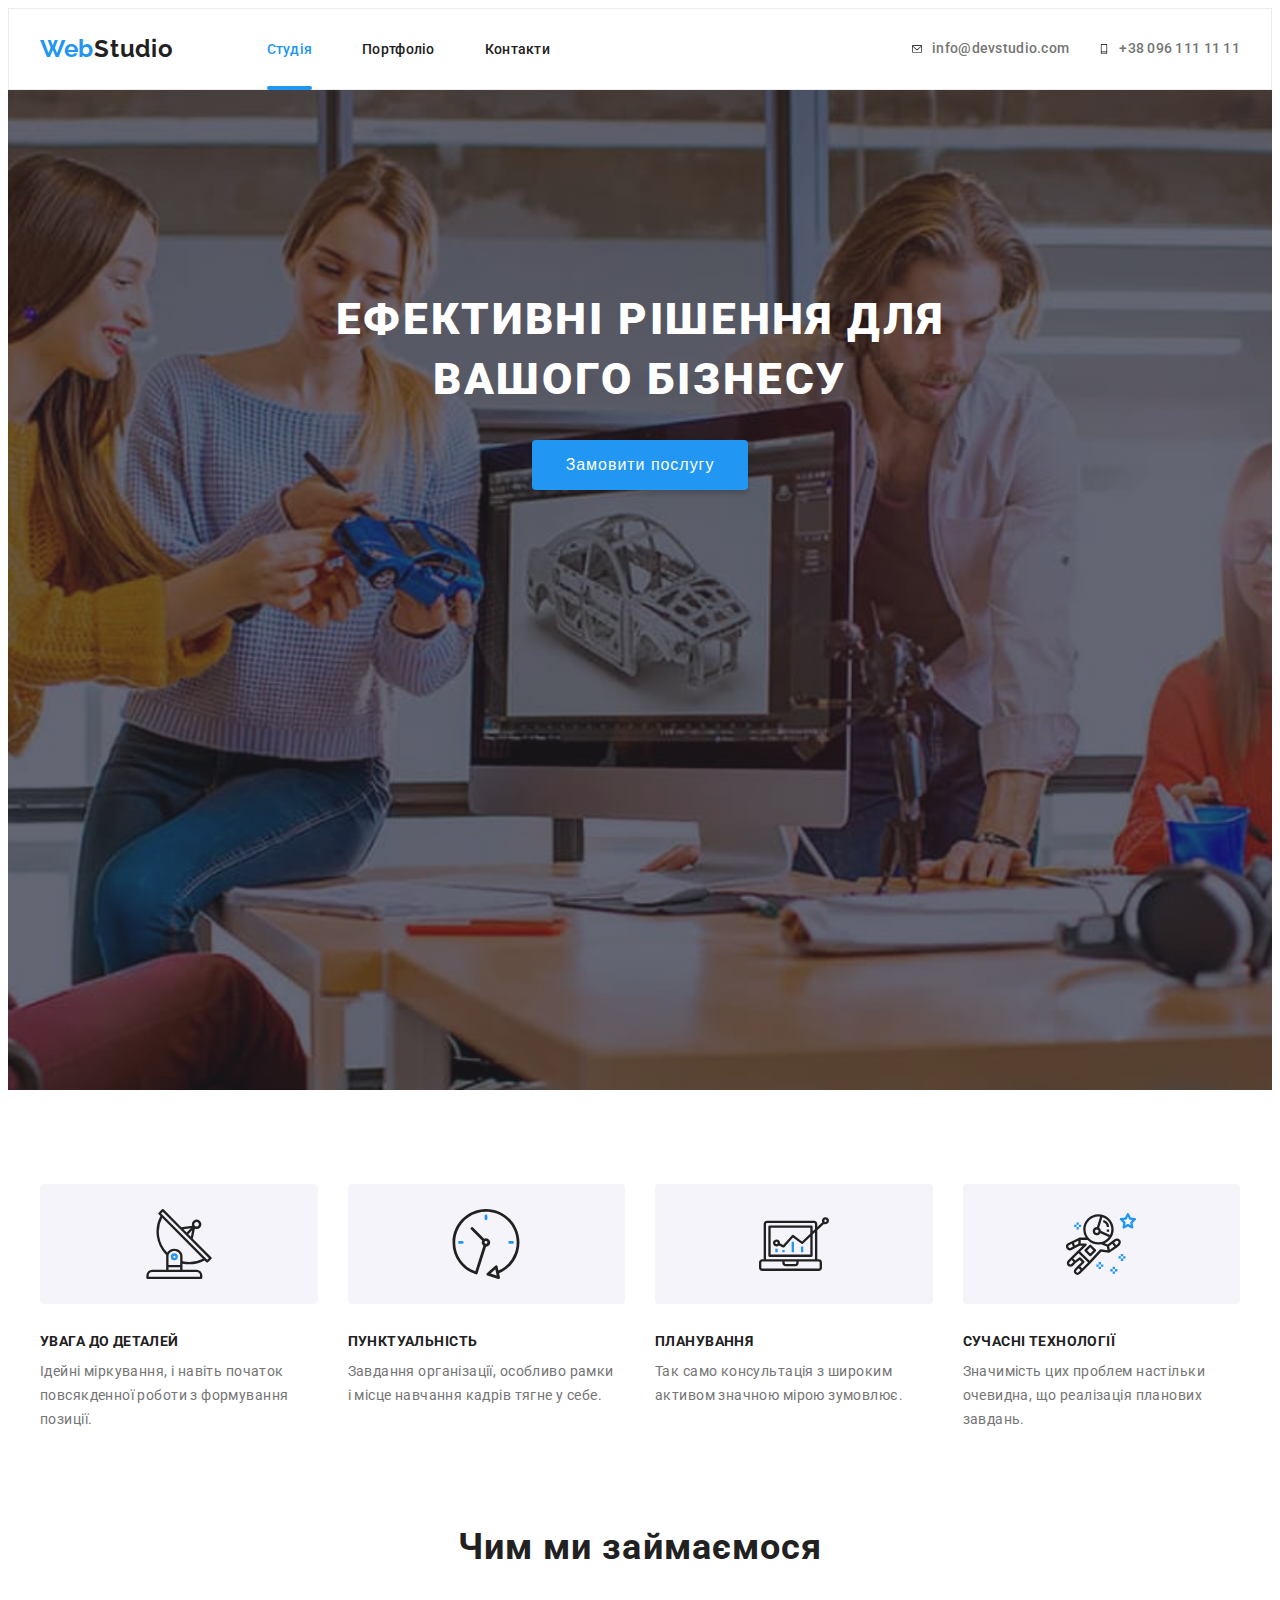
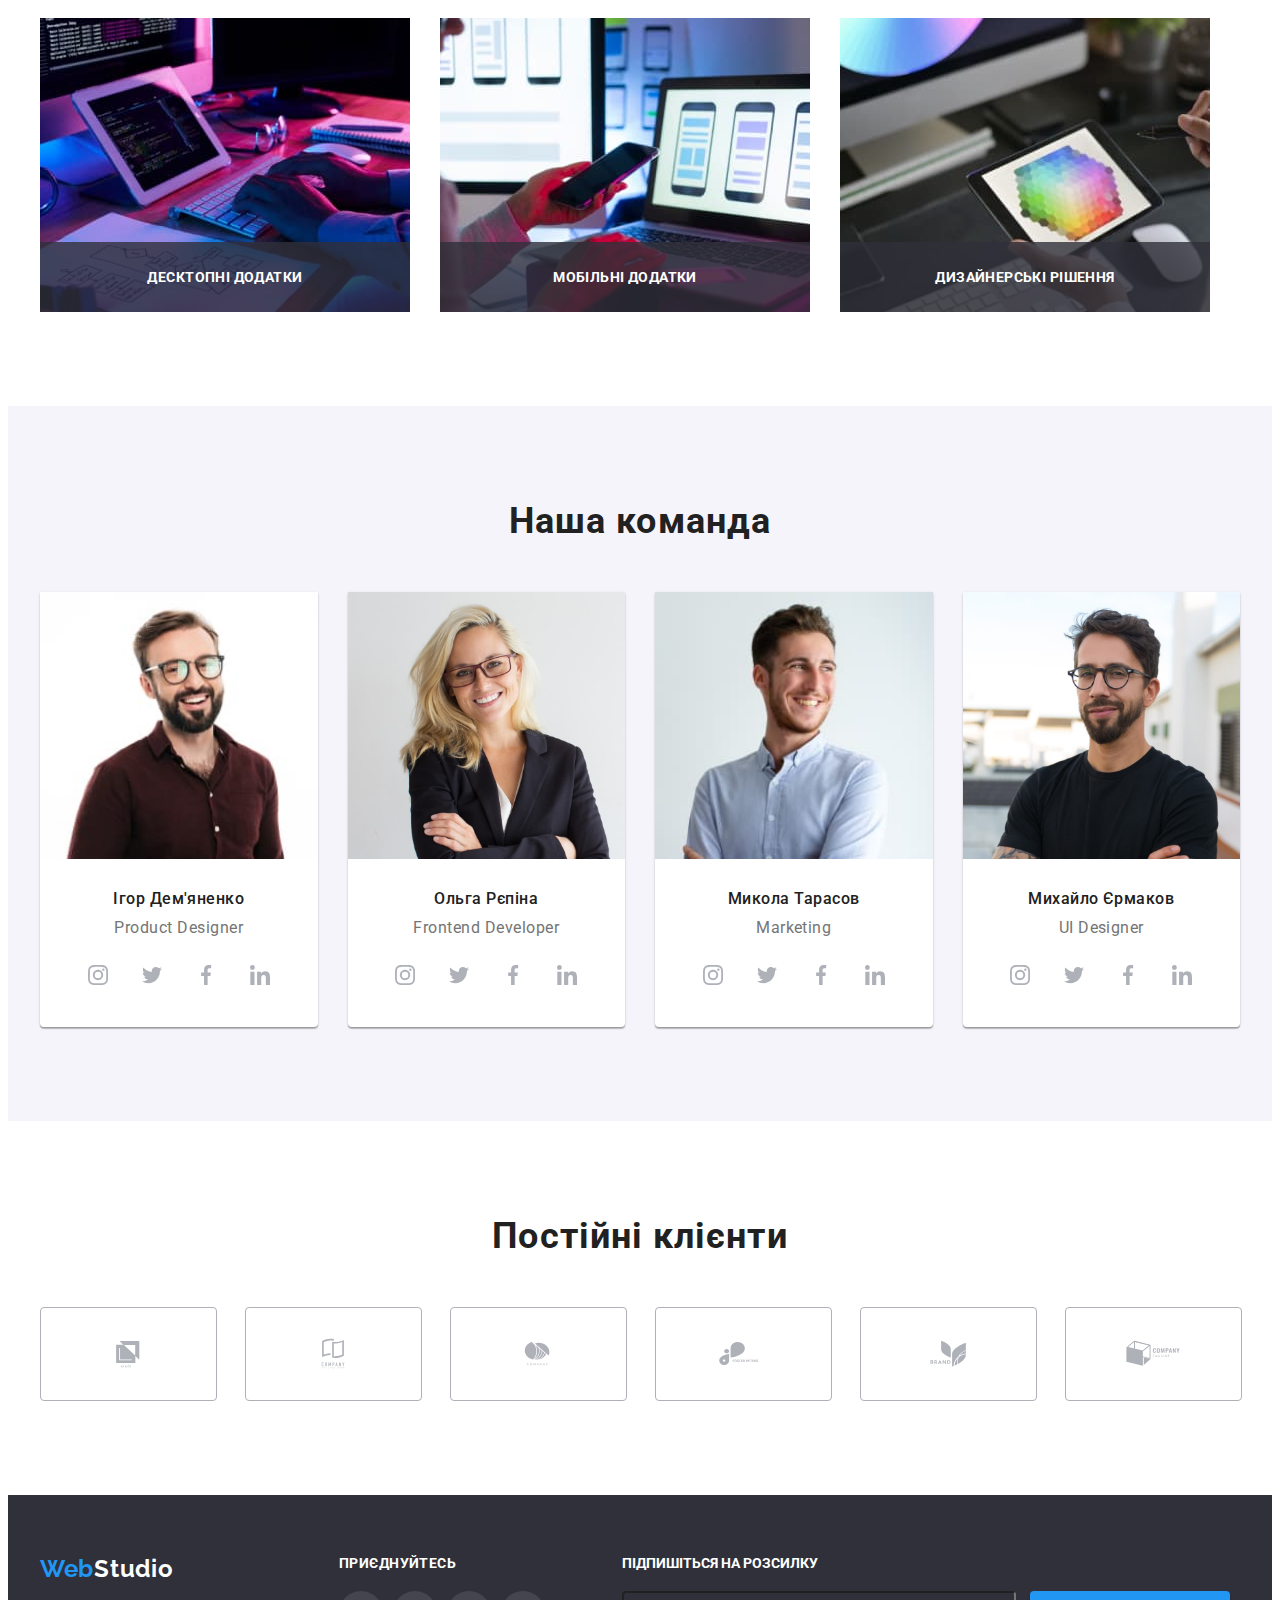
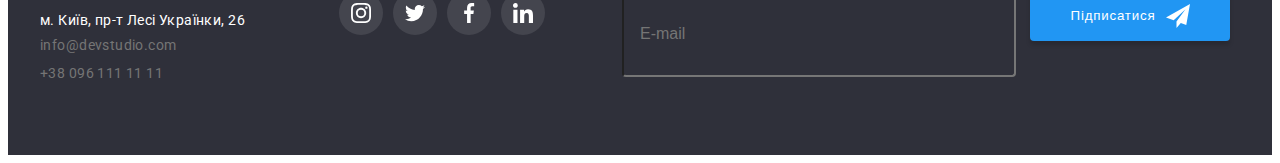
<file: index.html>
<!DOCTYPE html>
<html lang="uk">
  <head>
    <meta charset="UTF-8" />
    <meta http-equiv="X-UA-Compatible" content="IE=edge" />
    <meta name="viewport" content="width=device-width, initial-scale=1.0" />
    <title>Document</title>
    <!-- font-family-->
    <link rel="preconnect" href="https://fonts.googleapis.com" />
    <link rel="preconnect" href="https://fonts.gstatic.com" crossorigin />
    <link
      href="https://fonts.googleapis.com/css2?family=Montserrat:wght@400;700&family=Raleway:wght@300;700&family=Roboto:wght@400;500;700;900&display=swap"
      rel="stylesheet"
    />
    <link
      rel="stylesheet"
      href="https://cdnjs.cloudflare.com/ajax/libs/modern-normalize/1.1.0/modern-normalize.min.css"
      integrity="sha512-wpPYUAdjBVSE4KJnH1VR1HeZfpl1ub8YT/NKx4PuQ5NmX2tKuGu6U/JRp5y+Y8XG2tV+wKQpNHVUX03MfMFn9Q=="
      crossorigin="anonymous"
      referrerpolicy="no-referrer"
    />
    <!--<link rel="stylesheet" href="./css/styles.css" />-->
       <link rel="stylesheet" href="./css/main.min.css" />
  </head>
  <body>
    <header class="header">
      <div class="container header__container">
        <nav class="header__navigation">
          <a href="./index.html" class="logo-header link"
            ><span class="logo-blue">Web</span>Studio</a
          >
          <ul class="header__nav">
            <li>
              <a href="./index.html" class="header__nav-link header__studio link"
                >Студія</a
              >
            </li>
            <li>
              <a href="./portfolio.html" class="header__nav-link link"
                >Портфоліо</a
              >
            </li>
            <li>
              <a href="" class="header__nav-link link">Контакти</a>
            </li>
          </ul>
        </nav>
<button type="button" class="button-menu-open" data-menu-open><svg class="icon-menu-open" width="40" height="40">
  <use href="./images/icons.svg#icon-icon-menu-open"></use>
</svg></button>
        <ul class="header__contact">
          <li>
            <a href="mailto:info@devstudio.com" class="header__contact-mail link"
              ><svg class="header__mail-icon" width="10" height="16">
                <use href="./images/icons.svg#icon-envelope-hover"></use></svg>
              info@devstudio.com</a>
                      </li>
          <li>
            <a href="tel:+3809611111" class="header__contact-tel link"
              ><svg class="header__tel-icon" width="10" height="16">
                <use href="./images/icons.svg#icon-Vector"></use>
              </svg>
              +38 096 111 11 11</a>
                      </li>
        </ul>
      </div>
      <div class="mob-menu is-hidden" data-menu>
        <div class="container"> 
          <div class="mob-menu-top">
        <button type="button" class="button-menu-close" data-menu-close>
          <svg class="icon-menu-close" width="40" height="40">
        <use href="./images/icons.svg#icon-close-menu"></use>
      </svg></button>
      
      <ul class="mob-nav">
        <li class="mob-nav-list">
          <a href="./index.html" class="mob-nav-link mob-studio link"
            >Студія</a
          >
        </li>
        <li class="mob-nav-list">
          <a href="./portfolio.html" class="mob-nav-link link"
            >Портфоліо</a
          >
        </li>
        <li class="mob-nav-list">
          <a href="" class="mob-nav-link link">Контакти</a>
        </li>
      </ul>
      </div> 
      <div class="mob-menu-bottom"> 
      <ul class="mob-contact">
       
        <li class="mob-contact-list">
          <a href="tel:+3809611111" class="mob-contact-tel link"
            ><svg class="mob-tel-icon" width="10" height="16">
              <use href="./images/icons.svg#icon-Vector"></use>
            </svg>+38 096 111 11 11</a>
                    </li>
         <li class="mob-mail-list">
            <a href="mailto:info@devstudio.com" class="mob-contact-mail link"
                 ><svg class="mob-mail-icon" width="10" height="16">
                  <use href="./images/icons.svg#icon-envelope-hover"></use></svg>info@devstudio.com</a>
            </li>
      </ul>
    </div>
    
      <ul class="mob-soc-list list">
        <li class="mob-soc-item">
          <a href="" class="mob-soc-link link"
            >Instagram</a>
        </li>
        <li class="mob-soc-item">
          <a href="" class="mob-soc-link link"
            >Twitter</a>
        </li>
        <li class="mob-soc-item">
          <a href="" class="mob-soc-link link"
            >Facebook</a>
        </li>
        <li class="mob-soc-item">
          <a href="" class="mob-soc-link link"
            >Linkedin</a>
        </li>
      </ul>
    </div>
    </div>
    </header>
    <main>
      <section class="section hero">
        <div class="container">
          <h1 class="hero__title">ЕФЕКТИВНІ РІШЕННЯ ДЛЯ ВАШОГО БІЗНЕСУ</h1>

          <button class="btn" type="button" data-modal-open>
            Замовити послугу
          </button>
        </div>
      </section>
     <section class="section work">
        <div class="container">
          <h2 class="visually-hidden">Особливості</h2>
          <ul class="work-about">
            <li class="work-list">
              <div class="work-group-link link">
                <svg class="work-group-icon" width="70" height="70">
                  <use href="./images/icons.svg#icon-antenna-1"></use>
                </svg>
              </div>
              <h3 class="work-title">УВАГА ДО ДЕТАЛЕЙ</h3>
              <p class="work-text">
                Ідейні міркування, і навіть початок повсякденної роботи з
                формування позиції.
              </p>
            </li>
            <li class="work-list">
              <div class="work-group-link link">
                <svg class="work-group-icon" width="70" height="70">
                  <use href="./images/icons.svg#icon-clock-1"></use>
                </svg>
              </div>
              <h3 class="work-title">ПУНКТУАЛЬНІСТЬ</h3>
              <p class="work-text">
                Завдання організації, особливо рамки і місце навчання кадрів
                тягне у себе.
              </p>
            </li>

            <li class="work-list">
              <div class="work-group-link link">
                <svg class="work-group-icon" width="70" height="70">
                  <use href="./images/icons.svg#icon-diagram-1"></use>
                </svg>
              </div>
              <h3 class="work-title">ПЛАНУВАННЯ</h3>
              <p class="work-text">
                Так само консультація з широким активом значною мірою зумовлює.
              </p>
            </li>
            <li class="work-list">
              <div class="work-group-link link">
                <svg class="work-group-icon" width="70" height="70">
                  <use href="./images/icons.svg#icon-astronaut-1"></use>
                </svg>
              </div>
              <h3 class="work-title">СУЧАСНІ ТЕХНОЛОГІЇ</h3>
              <p class="work-text">
                Значимість цих проблем настільки очевидна, що реалізація
                планових завдань.
              </p>
            </li>
          </ul>
        </div>
      </section>
      <section class="section section-label">
        <div class="container label">
          <h2 class="section__title">Чим ми займаємося</h2>
          <ul class="img-list list">
            <li>
              <div class="img-list-label">
                <picture>
                  <source srcset="./images/label/desk-1x.jpg 1x,
                  ./images/label/desk-2x.jpg 2x" 
                  media="(min-width: 1200px)"/>
                    <img     src="./images/label/desk-1x.jpg"
                  alt="компьютер"
                  width="370"
                  height="294" />
                </picture>
                 <div class="label-name">
                  <p>ДЕСКТОПНІ ДОДАТКИ</p>
                </div>
              </div>
            </li>
            <li>
              <div class="img-list-label">
                <picture>
                  <source srcset="./images/label/mob-1x.jpg 1x,
                  ./images/label/mob-2x.jpg 2x" 
                  media="(min-width: 1200px)"/>
                    <img     src="./images/label/mob-1x.jpg"
                  alt="компьютер"
                  width="370"
                  height="294" />
                </picture>
                <div class="label-name">
                  <p>МОБІЛЬНІ ДОДАТКИ</p>
                </div>
              </div>
            </li>
            <li>
              <div class="img-list-label">
                <source srcset="./images/label/tab-1x.jpg 1x,
                  ./images/label/tab-2x.jpg 2x" 
                  media="(min-width: 1200px)"/>
                    <img     src="./images/label/tab-1x.jpg"
                  alt="компьютер"
                  width="370"
                  height="294" />
                </picture>
                <div class="label-name">
                  <p>ДИЗАЙНЕРСЬКІ РІШЕННЯ</p>
                </div>
              </div>
            </li>
          </ul>
        </div>
      </section>
      <section class="section command">
        <div class="container">
          <h2 class="section__title">Наша команда</h2>
          <ul class="command-img-list list">
            <li class="command-item">
              <picture>
                <source srcset="./images/command/designer.jpg 1x,
                ./images/command/designer-desk-2x.jpg 2x" 
                media="(min-width: 1200px)"/>
                <source srcset="./images/command/designer-tab-1.jpg 1x,
                ./images/command/designer-tab-2x.jpg 2x" 
                media="(min-width: 768px)"/>
                <source srcset="./images/command/designer-mob-1.jpg 1x,
                ./images/command/designer-mob-2x.jpg 2x" 
                media="(max-width: 767px)"/>

                <img   class="img" src="./images/command/designer-mob-1.jpg"
                alt="фото"
                width="460"
                height="260" />
              </picture>

               <div class="name-work">
                <h3 class="section__name">Ігор Дем'яненко</h3>
                <p class="section__text" lang="en">Product Designer</p>
                <ul class="soc-list list">
                  <li class="soc-item">
                    <a href="" class="soc-link link"
                      ><svg class="soc-icon" width="20" height="20">
                        <use
                          href="./images/icons.svg#icon-instagram-2"
                        ></use></svg>
                    </a>
                  </li>
                  <li class="soc-item">
                    <a href="" class="soc-link link"
                      ><svg class="soc-icon" width="20" height="20">
                        <use
                          href="./images/icons.svg#icon-twitter-1"
                        ></use></svg>
                    </a>
                  </li>
                  <li class="soc-item">
                    <a href="" class="soc-link link"
                      ><svg class="soc-icon" width="20" height="20">
                        <use
                          href="./images/icons.svg#icon-facebook-1"
                        ></use></svg>
                    </a>
                  </li>
                  <li class="soc-item">
                    <a href="" class="soc-link link"
                      ><svg class="soc-icon" width="20" height="20">
                        <use
                          href="./images/icons.svg#icon-linkedin-1"
                        ></use></svg>
                    </a>
                  </li>
                </ul>
              </div>
            </li>
            <li class="command-item">
              <picture>
                <source srcset="./images/command/frontend.jpg 1x,
                ./images/command/frontend-desk-2x.jpg 2x" 
                media="(min-width: 1200px)"/>
                <source srcset="./images/command/frontend-tab-1.jpg 1x,
                ./images/command/frontend-tab-2x.jpg 2x" 
                media="(min-width: 768px)"/>
                <source srcset="./images/command/frontend-mob-1.jpg 1x,
                ./images/command/frontend-mob-2x.jpg 2x" 
                media="(max-width: 767px)"/>
                <img   class="img" src="./images/command/frontend-mob-1.jpg"
                alt="фото"
                width="460"
                height="260" />
              </picture>
             
              <div class="name-work">
                <h3 class="section__name">Ольга Рєпіна</h3>
                <p class="section__text" lang="en">Frontend Developer</p>
                <ul class="soc-list list">
                  <li class="soc-item">
                    <a href="" class="soc-link link"
                      ><svg class="soc-icon" width="20" height="20">
                        <use
                          href="./images/icons.svg#icon-instagram-2"
                        ></use></svg>
                    </a>
                  </li>
                  <li class="soc-item">
                    <a href="" class="soc-link link"
                      ><svg class="soc-icon" width="20" height="20">
                        <use
                          href="./images/icons.svg#icon-twitter-1"
                        ></use></svg>
                    </a>
                  </li>
                  <li class="soc-item">
                    <a href="" class="soc-link link"
                      ><svg class="soc-icon" width="20" height="20">
                        <use
                          href="./images/icons.svg#icon-facebook-1"
                        ></use></svg>
                    </a>
                  </li>
                  <li class="soc-item">
                    <a href="" class="soc-link link"
                      ><svg class="soc-icon" width="20" height="20">
                        <use
                          href="./images/icons.svg#icon-linkedin-1"
                        ></use></svg>
                    </a>
                  </li>
                </ul>
              </div>
            </li>
            <li class="command-item">
              <picture>
                <source srcset="./images/command/marketing.jpg 1x,
                ./images/command/marketing-desk-2x.jpg 2x" 
                media="(min-width: 1200px)"/>
                <source srcset="./images/command/marketing-tab-1.jpg 1x,
                ./images/command/marketing-tab-2x.jpg 2x" 
                media="(min-width: 768px)"/>
                <source srcset="./images/command/marketing-mob-1.jpg 1x,
                ./images/command/marketing-mob-2x.jpg 2x" 
                media="(max-width: 767px)"/>

                <img   class="img" src="./images/command/marketing-mob-1.jpg"
                alt="фото"
                width="460"
                height="260" />
              </picture>
               <div class="name-work">
                <h3 class="section__name">Микола Тарасов</h3>
                <p class="section__text" lang="en">Marketing</p>
                <ul class="soc-list list">
                  <li class="soc-item">
                    <a href="" class="soc-link link"
                      ><svg class="soc-icon" width="20" height="20">
                        <use
                          href="./images/icons.svg#icon-instagram-2"
                        ></use></svg>
                    </a>
                  </li>
                  <li class="soc-item">
                    <a href="" class="soc-link link"
                      ><svg class="soc-icon" width="20" height="20">
                        <use
                          href="./images/icons.svg#icon-twitter-1"
                        ></use></svg>
                    </a>
                  </li>
                  <li class="soc-item">
                    <a href="" class="soc-link link"
                      ><svg class="soc-icon" width="20" height="20">
                        <use
                          href="./images/icons.svg#icon-facebook-1"
                        ></use></svg>
                    </a>
                  </li>
                  <li class="soc-item">
                    <a href="" class="soc-link link"
                      ><svg class="soc-icon" width="20" height="20">
                        <use
                          href="./images/icons.svg#icon-linkedin-1"
                        ></use></svg>
                    </a>
                  </li>
                </ul>
              </div>
            </li>
            <li class="command-item">
              <picture>
                <source srcset="./images/command/ui.jpg 1x,
                ./images/command/ui-desk-2x.jpg 2x" 
                media="(min-width: 1200px)"/>
                <source srcset="./images/command/ui-tab-1.jpg 1x,
                ./images/command/ui-tab-2x.jpg 2x" 
                media="(min-width: 768px)"/>
                <source srcset="./images/command/ui-mob-1.jpg 1x,
                ./images/command/ui-mob-2x.jpg 2x" 
                media="(max-width: 767px)"/>

                <img   class="img" src="./images/command/ui-mob-1.jpg"
                alt="фото"
                width="460"
                height="260" />
              </picture>
             
              <div class="name-work">
                <h3 class="section__name">Михайло Єрмаков</h3>
                <p class="section__text" lang="en">UI Designer</p>
                <ul class="soc-list list">
                  <li class="soc-item">
                    <a href="" class="soc-link link"
                      ><svg class="soc-icon" width="20" height="20">
                        <use
                          href="./images/icons.svg#icon-instagram-2"
                        ></use></svg>
                    </a>
                  </li>
                  <li class="soc-item">
                    <a href="" class="soc-link link"
                      ><svg class="soc-icon" width="20" height="20">
                        <use
                          href="./images/icons.svg#icon-twitter-1"
                        ></use></svg>
                    </a>
                  </li>
                  <li class="soc-item">
                    <a href="" class="soc-link link"
                      ><svg class="soc-icon" width="20" height="20">
                        <use
                          href="./images/icons.svg#icon-facebook-1"
                        ></use></svg>
                    </a>
                  </li>
                  <li class="soc-item">
                    <a href="" class="soc-link link"
                      ><svg class="soc-icon" width="20" height="20">
                        <use
                          href="./images/icons.svg#icon-linkedin-1"
                        ></use></svg>
                    </a>
                  </li>
                </ul>
              </div>
            </li>
          </ul>
        </div>
      </section>
      <section class="section">
        <div class="container">
          <h2 class="section__title">Постійні клієнти</h2>
          <ul class="client-list list">
            <li class="client-item">
              <a href="" class="client-link link"
                ><svg class="client-icon" width="106" height="60">
                  <use href="./images/icons.svg#icon-yaco"></use>
                </svg>
              </a>
            </li>
            <li class="client-item">
              <a href="" class="client-link link"
                ><svg class="client-icon" width="106" height="60">
                  <use href="./images/icons.svg#icon-company"></use></svg>
              </a>
            </li>
            <li class="client-item">
              <a href="" class="client-link link"
                ><svg class="client-icon" width="106" height="60">
                  <use href="./images/icons.svg#icon-Logo"></use>
                  </svg></a>
            </li>
            <li class="client-item">
              <a href="" class="client-link link"
                ><svg class="client-icon" width="106" height="60">
                  <use href="./images/icons.svg#icon-Logo-1"></use></svg></a>
            </li>
            <li class="client-item">
              <a href="" class="client-link link"
                ><svg class="client-icon" width="106" height="60">
                  <use href="./images/icons.svg#icon-Logo-2"></use></svg>
              </a>
            </li>
            <li class="client-item">
              <a href="" class="client-link link"
                ><svg class="client-icon" width="106" height="60">
                  <use href="./images/icons.svg#icon-Logo-3"></use></svg>
              </a>
            </li>
          </ul>
        </div>
      </section>
    </main>
                 <footer class="footer">
              <div class="container">
          <div class="container-logo-soc">
            <div class="container-logo">
            <a href="./index.html" class="logo-footer link"
              ><span class="logo-blue">Web</span>Studio</a
            > 
            
            <address class="address">
              <a
                href="https://goo.gl/maps/vG6KCRYgaPiJuEGL6"
                target="_blank"
                rel="noopener noreferrer nofollow"
                class="color-maps link"
                >м. Київ, пр-т Лесі Українки, 26</a
              >
                            <ul class="list-address">
                <li>
                  <a href="mailto:info@devstudio.com" class="color-mail link"
                    >info@devstudio.com</a
                  >
                </li>
                <li>
                  <a href="tel:+3809611111" class="color-tel link"
                    >+38 096 111 11 11</a
                  >
                </li>
              </ul>
            </address>
          </div> 
          <div class="social">
            <p class="footer__title-soc">приєднуйтесь</p>
            <ul class="footer__soc-list list">
              <li class="footer__soc-item">
                <a href="" class="footer__soc-link link"
                  ><svg class="soc-icon" width="20" height="20">
                    <use href="./images/icons.svg#icon-instagram-2"></use></svg>
                </a>
              </li>
              <li class="footer__soc-item">
                <a href="" class="footer__soc-link link"
                  ><svg class="soc-icon" width="20" height="20">
                    <use href="./images/icons.svg#icon-twitter-1"></use></svg>
                </a>
              </li>
              <li class="footer__soc-item">
                <a href="" class="footer__soc-link link"
                  ><svg class="soc-icon" width="20" height="20">
                    <use href="./images/icons.svg#icon-facebook-1"></use></svg>
                </a>
              </li>
              <li class="footer__soc-item">
                <a href="" class="footer__soc-link link"
                  ><svg class="soc-icon" width="20" height="20">
                    <use href="./images/icons.svg#icon-linkedin-1"></use></svg>
                </a>
              </li>
            </ul>
          </div>
       </div>
          <div class="mail-list">
            <b class="title-mail">ПІДПИШІТЬСЯ НА РОЗСИЛКУ</b>
            <form class="group-subscribe">
              <input
                class="mail-input"
                type="email"
                name="mail"
                id="mail"
                placeholder="E-mail"
              />
              <label class="mail-label" for="mail"></label>
              <button class="subscribe" type="submit">
                Підписатися
                <svg class="icon-subscribe" width="24" height="24">
                  <use href="./images/icons.svg#icon-icon-send-1"></use>
                </svg>
              </button>
            </form>
          </div>
        </div>
      </div>
             </footer>
  <div class="backdrop is-hidden" data-modal>
      <div class="modal">
        <button type="button" class="modal__close" data-modal-close>
          <svg class="modal__close-icon" width="18" height="18">
            <use href="./images/icons.svg#icon-close-black-18dp-2-1-1"></use>
          </svg>
        </button>
            <b class="group-title">Залиште свої дані, ми вам передзвонимо</b>
            <form>
          <div class="form-fild">
            <label class="form-label" for="name">Ім'я</label>
            <input class="form-input" type="text" name="name" id="name" />
            <svg class="modal__icon" width="12" height="12">
              <use href="./images/icons.svg#icon-person-black-18dp-1-1"></use>
            </svg>
                    </div>
          <div class="form-fild">
            <label class="form-label" for="tel">Телефон</label>
            <input class="form-input" type="tel" name="tel" id="tel" />
            <svg class="modal__icon" width="13" height="13">
              <use href="./images/icons.svg#icon-phone-black-18dp-1-1"></use>
            </svg>
          </div>
          <div class="form-fild">
            <label class="form-label" for="email">Пошта</label>
            <input class="form-input" type="email" name="email" id="email" />
           <svg class="modal__icon" width="15" height="12">
              <use href="./images/icons.svg#icon-email-black-18dp-1-1"></use>
            </svg>
          </div>
          <div class="form-comment">
            <label class="form-comment-label" for="comment">Коментар</label> 
            <textarea  class="text-input"            
              name="comment" id="comment"
              placeholder="Введіть текст"></textarea>
                     </div> 
          <div class="form-fild-check">  
                 <input
              class="check-input"
              type="checkbox"
              name="privacy"
              id="privacy"
            />
            <label class="check-text" for="privacy"> 
 Погоджуюся з розсилкою та приймаю
             <a class="terms-contract" href=""
                >Умови договору</a
              ></label>  
                    </div>
                   
                    <button class="modal__send" type="submit">Відправити</button>   
                  </form>
      
      </div>
    </div>
    <script src="./js/modal.js"></script>
    <script src="./js/menu.js"></script>
  </body>
</html>
</file>
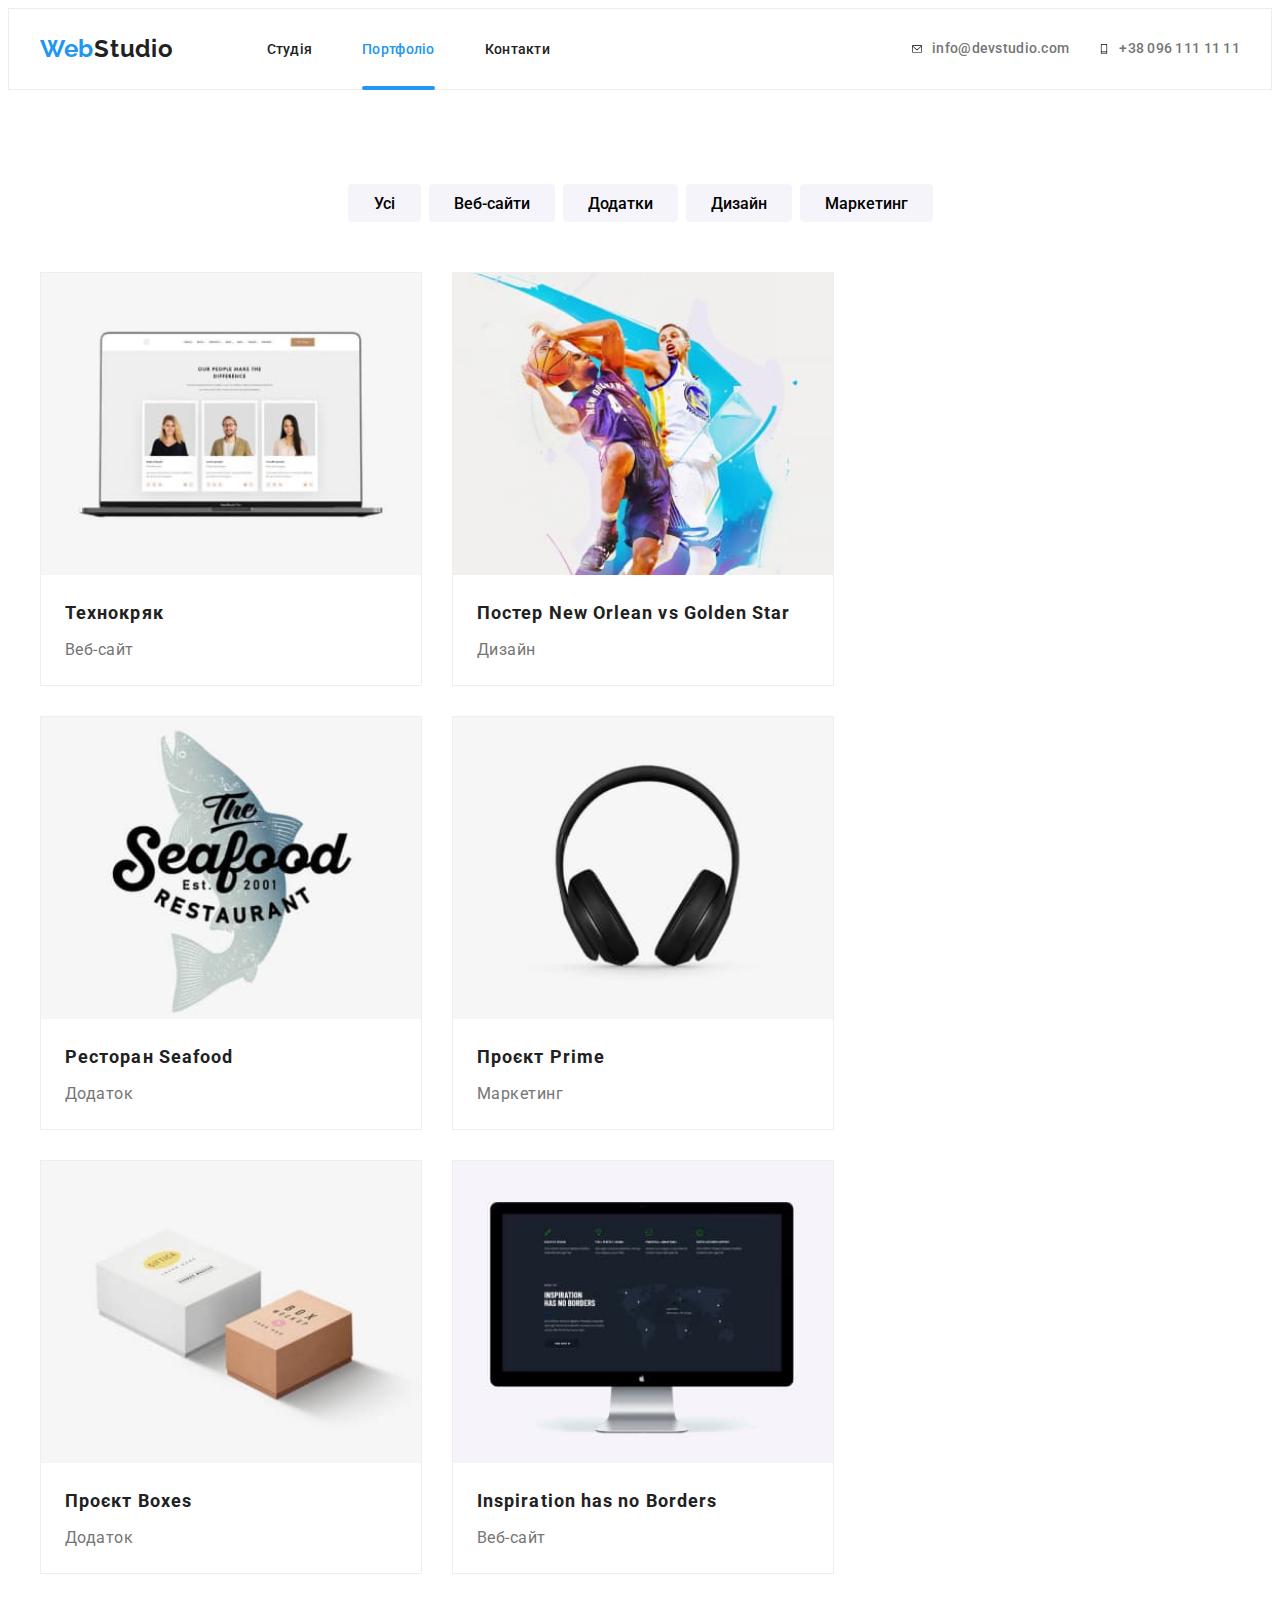
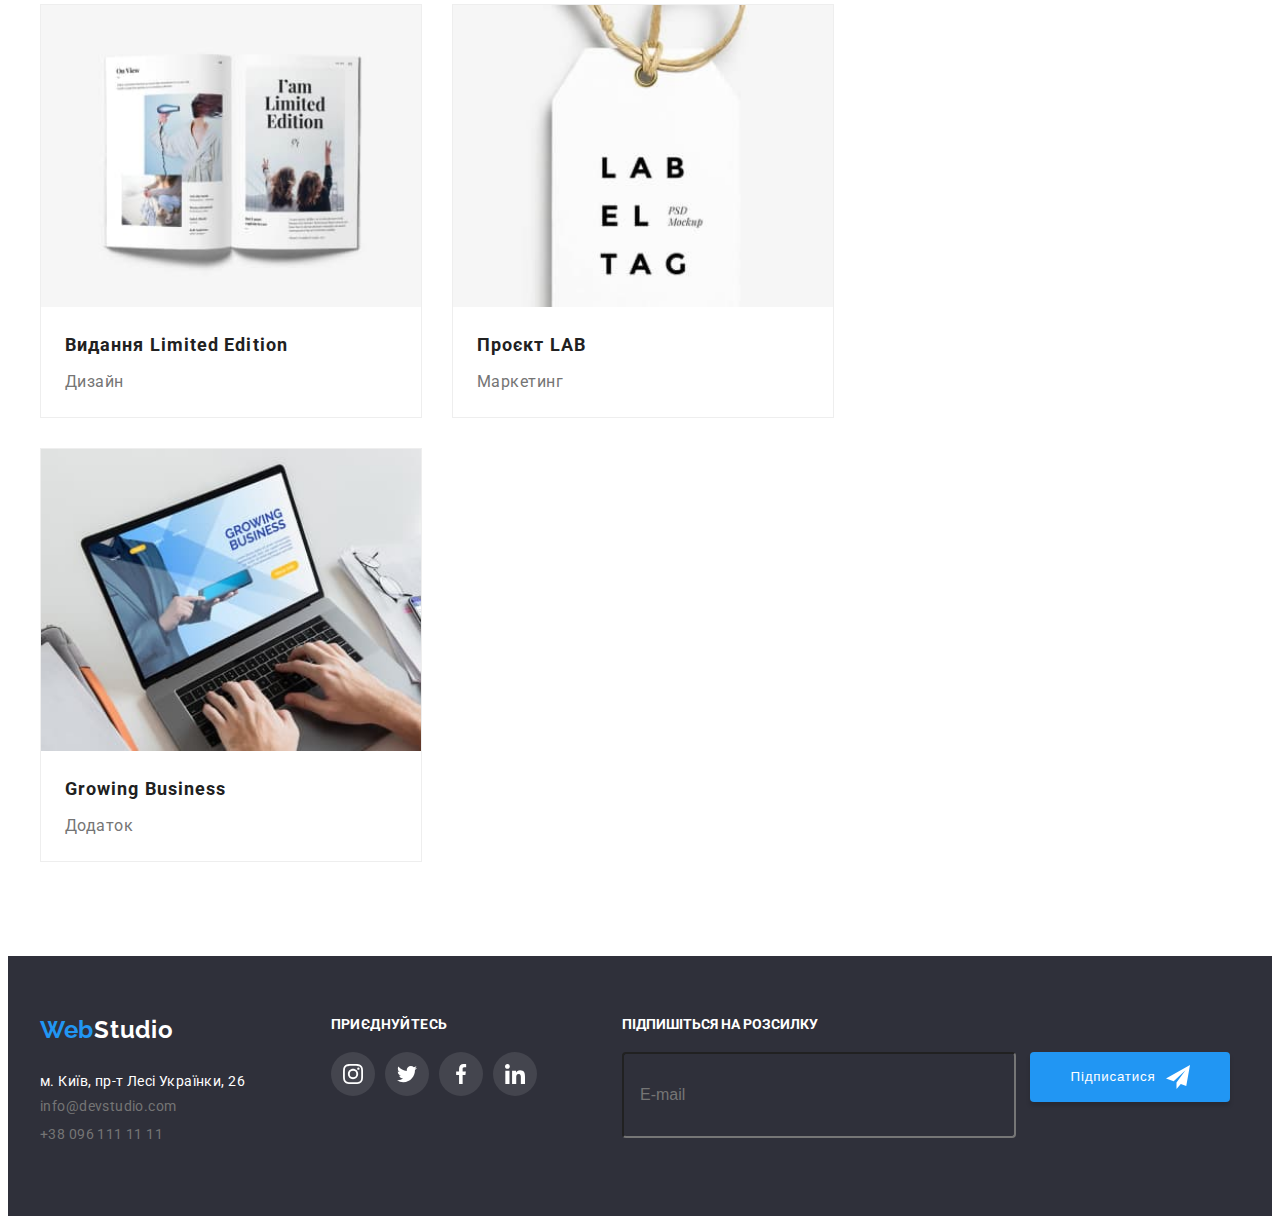
<file: portfolio.html>
<!DOCTYPE html>
<html lang="uk">
  <head>
    <meta charset="UTF-8" />
    <meta http-equiv="X-UA-Compatible" content="IE=edge" />
    <meta name="viewport" content="width=device-width, initial-scale=1.0" />
    <title>Document</title>

    <!-- font-family-->
    <link rel="preconnect" href="https://fonts.googleapis.com" />
    <link rel="preconnect" href="https://fonts.gstatic.com" crossorigin />
    <link
      href="https://fonts.googleapis.com/css2?family=Montserrat:wght@400;700&family=Raleway:wght@300;700&family=Roboto:wght@400;500;700;900&display=swap"
      rel="stylesheet"
    />
    <link
      rel="stylesheet"
      href="https://cdnjs.cloudflare.com/ajax/libs/modern-normalize/1.1.0/modern-normalize.min.css"
      integrity="sha512-wpPYUAdjBVSE4KJnH1VR1HeZfpl1ub8YT/NKx4PuQ5NmX2tKuGu6U/JRp5y+Y8XG2tV+wKQpNHVUX03MfMFn9Q=="
      crossorigin="anonymous"
      referrerpolicy="no-referrer"
    />
   <!-- <link rel="stylesheet" href="./css/styles.css" />-->
       <link rel="stylesheet" href="./css/main.min.css" />
  </head>
  <body>
    <header class="header">
      <div class="container header__container">
        <nav class="header__navigation">
          <a href="./index.html" class="logo-header link"
            ><span class="logo-blue">Web</span>Studio</a
          >
          <ul class="header__nav">
            <li>
              <a href="./index.html" class="header__nav-link link">Студія</a>
            </li>
            <li>
              <a
                href="./portfolio.html"
                class="header__nav-link header__portfolio link"
                >Портфоліо</a
              >
            </li>
            <li>
              <a href="" class="header__nav-link link">Контакти</a>
            </li>
          </ul>
        </nav>
        <ul class="header__contact">
          <li>
            <a href="mailto:info@devstudio.com" class="header__contact-mail link"
              ><svg class="header__mail-icon" width="10" height="16">
                <use href="./images/icons.svg#icon-envelope-hover"></use>
              </svg>info@devstudio.com</a
            >
          </li>
          <li>
            <a href="tel:+3809611111" class="header__contact-tel link"
              ><svg class="header__tel-icon" width="10" height="16">
                <use href="./images/icons.svg#icon-Vector"></use>
              </svg>+38 096 111 11 11</a
            >
          </li>
        </ul>
      </div>
    </header>
    <main>
      <section class="section portfolio">
        <div class="container">
          <h1 class="visually-hidden">Портфоліо</h1>
          <ul class="cursor list">
            <li class="button-list">
              <button class="cursor-btn" type="button">Усі</button>
            </li>
            <li class="button-list">
              <button class="cursor-btn" type="button">Веб-сайти</button>
            </li>
            <li class="button-list">
              <button class="cursor-btn" type="button">Додатки</button>
            </li>
            <li class="button-list">
              <button class="cursor-btn" type="button">Дизайн</button>
            </li>
            <li class="button-list">
              <button class="cursor-btn" type="button">Маркетинг</button>
            </li>
          </ul>
          <ul class="card-set list">
            <li class="item">
             
                <a class="card-content-link link">
                  <div class="card-content-img"> 
              <img
                src="./images/технокряк.jpg"
                alt="технокряк"
                width="370"
                height="294"
              />
              <div class="card-content-text"><p>Ресурс пропонує комплексні пропозиції з різним рівнем функціоналу та сервісів. Все це дозволить відвідувачу отримати вичерпні відомості про компанію чи приватну особу.</p></div>
            </div>
                <h2 class="portfolio__title-list">Технокряк</h2>
                <p class="portfolio__text">Веб-сайт</p>
              </a>
          
            </li>
            <li class="item">
              
                <a class="card-content-link link">
                  <div class="card-content-img">
                    <img
                    src="./images/постер.jpg"
                    alt="постер"
                    width="370"
                    height="294"
                  /> <div class="card-content-text"><p>Ресурс пропонує комплексні пропозиції з різним рівнем функціоналу та сервісів. Все це дозволить відвідувачу отримати вичерпні відомості про компанію чи приватну особу.</p></div>
              
                  </div>
            
              
                <h2 class="portfolio__title-list" lang="en">
                  Постер New Orlean vs Golden Star
                </h2>
                <p class="portfolio__text">Дизайн</p>
              </a>
          
            </li>
            <li class="item">
              
                <a class="card-content-link link">
                  <div class="card-content-img"> 
              <img
                src="./images/ресторан.jpg"
                alt="ресторан"
                width="370"
                height="294"
              />
              <div class="card-content-text"><p>Ресурс пропонує комплексні пропозиції з різним рівнем функціоналу та сервісів. Все це дозволить відвідувачу отримати вичерпні відомості про компанію чи приватну особу.</p></div>
          </div>
                <h2 class="portfolio__title-list" lang="en">Ресторан Seafood</h2>
                <p class="portfolio__text">Додаток</p>
                </a>
          
            </li>
            <li class="item">
              
                <a class="card-content-link link">
                  <div class="card-content-img"> 
              <img
                src="./images/навушники.jpg"
                alt="навушники"
                width="370"
                height="294"
              />
              <div class="card-content-text"><p>Ресурс пропонує комплексні пропозиції з різним рівнем функціоналу та сервісів. Все це дозволить відвідувачу отримати вичерпні відомості про компанію чи приватну особу.</p></div>
</div>
          
                <h2 class="portfolio__title-list" lang="en">Проєкт Prime</h2>
                <p class="portfolio__text">Маркетинг</p>
                </a>
           
            </li>
            <li class="item">
            
                <a class="card-content-link link">
                  <div class="card-content-img"> 
              <img
                src="./images/проект.jpg"
                alt="проект"
                width="370"
                height="294"
              />
              <div class="card-content-text"><p>Ресурс пропонує комплексні пропозиції з різним рівнем функціоналу та сервісів. Все це дозволить відвідувачу отримати вичерпні відомості про компанію чи приватну особу.</p></div>
              </div>

                           <h2 class="portfolio__title-list" lang="en">Проєкт Boxes</h2>
                <p class="portfolio__text">Додаток</p>
                </a>
           
            </li>
            <li class="item">
              
                <a class="card-content-link link">
                  <div class="card-content-img"> 
              <img
                src="./images/монітор.jpg"
                alt="монітор"
                width="370"
                height="294"
              />
              <div class="card-content-text"><p>Ресурс пропонує комплексні пропозиції з різним рівнем функціоналу та сервісів. Все це дозволить відвідувачу отримати вичерпні відомості про компанію чи приватну особу.</p></div>
             </div>
                             <h2 class="portfolio__title-list" lang="en">
                  Inspiration has no Borders
                </h2>
                <p class="portfolio__text">Веб-сайт</p>
                </a>
             
            </li>
            <li class="item">
                              <a class="card-content-link link">
                  <div class="card-content-img"> 
              <img
                src="./images/видання.jpg"
                alt="видання"
                width="370"
                height="294"
              />
              <div class="card-content-text"><p>Ресурс пропонує комплексні пропозиції з різним рівнем функціоналу та сервісів. Все це дозволить відвідувачу отримати вичерпні відомості про компанію чи приватну особу.</p></div>
           </div>
                <h2 class="portfolio__title-list" lang="en">
                  Видання Limited Edition
                </h2>
                <p class="portfolio__text">Дизайн</p>
                </a>
           
            </li>
            <li class="item">
             
                <a class="card-content-link link">
                  <div class="card-content-img"> 
              <img
                src="./images/лаб.jpg"
                alt="лаб"
                width="370"
                height="294"
              />
              <div class="card-content-text"><p>Ресурс пропонує комплексні пропозиції з різним рівнем функціоналу та сервісів. Все це дозволить відвідувачу отримати вичерпні відомості про компанію чи приватну особу.</p></div>
              </div>

                          <h2 class="portfolio__title-list" lang="en">Проєкт LAB</h2>
                <p class="portfolio__text">Маркетинг</p>
                </a>
          
            </li>
            <li class="item">
              
                <a class="card-content-link link">
                  <div class="card-content-img"> 
              <img
                src="./images/бізнес.jpg"
                alt="бізнес"
                width="370"
                height="294"
              />
              <div class="card-content-text"><p>Ресурс пропонує комплексні пропозиції з різним рівнем функціоналу та сервісів. Все це дозволить відвідувачу отримати вичерпні відомості про компанію чи приватну особу.</p></div>
              </div>

                           <h2 class="portfolio__title-list" lang="en">Growing Business</h2>
                <p class="portfolio__text">Додаток</p>
                </a>
              
            </li>
          </ul>
        </div>
      </section>
    </main>
    <footer class="footer">
             <div class="container">
          <div class="container-logo">
            <a href="./index.html" class="logo-footer link"
              ><span class="logo-blue">Web</span>Studio</a
            >
            <address class="address">
              <a
                href="https://goo.gl/maps/vG6KCRYgaPiJuEGL6"
                target="_blank"
                rel="noopener noreferrer nofollow"
                class="color-maps link"
                >м. Київ, пр-т Лесі Українки, 26</a
              >
              <ul class="list-address">
                <li>
                  <a href="mailto:info@devstudio.com" class="color-mail link"
                    >info@devstudio.com</a
                  >
                </li>
                <li>
                  <a href="tel:+3809611111" class="color-tel link"
                    >+38 096 111 11 11</a
                  >
                </li>
              </ul>
            </address>
          </div>
          <div class="social">
            <p class="footer__title-soc">приєднуйтесь</p>
            <ul class="footer__soc-list list">
              <li class="footer__soc-item">
                <a href="" class="footer__soc-link link"
                  ><svg class="soc-icon" width="20" height="20">
                    <use href="./images/icons.svg#icon-instagram-2"></use></svg>
                </a>
              </li>
              <li class="footer__soc-item">
                <a href="" class="footer__soc-link link"
                  ><svg class="soc-icon" width="20" height="20">
                    <use href="./images/icons.svg#icon-twitter-1"></use></svg>
                </a>
              </li>
              <li class="footer__soc-item">
                <a href="" class="footer__soc-link link"
                  ><svg class="soc-icon" width="20" height="20">
                    <use href="./images/icons.svg#icon-facebook-1"></use></svg>
                </a>
              </li>
              <li class="footer__soc-item">
                <a href="" class="footer__soc-link link"
                  ><svg class="soc-icon" width="20" height="20">
                    <use href="./images/icons.svg#icon-linkedin-1"></use></svg>
                </a>
              </li>
            </ul>
          </div>
          <div class="mail-list">
            <b class="title-mail">ПІДПИШІТЬСЯ НА РОЗСИЛКУ</b>
            <form class="group-subscribe">
              <input
                class="mail-input"
                type="email"
                name="mail"
                id="mail"
                placeholder="E-mail"
              />
              <label class="mail-label" for="mail"></label>
              <button class="subscribe" type="submit">
                Підписатися
                <svg class="icon-subscribe" width="24" height="24">
                  <use href="./images/icons.svg#icon-icon-send-1"></use>
                </svg>
              </button>
            </form>
          </div>
        </div>
          </footer>
  </body>
</html>
</file>
<file: css/styles.css>

</file>
<file: css/main.min.css>
:root{--main-title-color: #ffffff;--body-title-color: #212121;--body-text-color: #757575;--accent-color: #2196f3;--card-set-gap: 30px;--card-shadow: 0px 2px 1px -1px rgba(0, 0, 0, 0.2), 0px 1px 1px 0px rgba(0, 0, 0, 0.14), 0px 1px 3px 0px rgba(0, 0, 0, 0.12);--timing-function: cubic-bezier(0.4, 0, 0.2, 1);--gradient: linear-gradient( rgba(47, 48, 58, 0.4), rgba(47, 48, 58, 0.4))}.visually-hidden{position:absolute;white-space:nowrap;width:1px;height:1px;overflow:hidden;border:0;padding:0;clip:rect(0 0 0 0);-webkit-clip-path:inset(50%);clip-path:inset(50%);margin:-1px}body{font-family:"Roboto",sans-serif;font-size:14px;color:var(--body-title-color)}.is-hidden{opacity:0;visibility:hidden;pointer-events:none}.container{padding-left:15px;padding-right:15px;margin-left:auto;margin-right:auto}@media screen and (min-width: 480px){.container{width:480px}}@media screen and (min-width: 768px){.container{width:768px}}@media screen and (min-width: 1200px){.container{width:1200px}}p,h1,h2,h3,h4,h5,h6{margin:0}img{display:block;height:auto;max-width:100%;width:100%}ul,ol{margin:0}ul{list-style:none;padding-left:0}.div{margin:0}button{cursor:pointer}.link{text-decoration:none;color:inherit}.list{marker:none;padding:0;margin:0;display:flex;gap:30px;flex-wrap:wrap}.btn{background-color:var(--accent-color);width:150px;height:35px;text-align:center;line-height:1.87;letter-spacing:.06em;color:var(--main-title-color);box-shadow:0px 4px 4px rgba(0,0,0,.15);border-radius:4px;border:none;margin-top:30px;font-size:12px}@media screen and (min-width: 480px){.btn{font-size:16px;width:200px;height:50px}}@media screen and (min-width: 768px){.btn{font-size:16px;width:200px;height:50px}}@media screen and (min-width: 1200px){.btn{font-size:16px;width:216px;height:50px}}.button-list{text-align:center}.subscribe{background-color:var(--accent-color);width:216px;height:50px;top:50%;left:50%;justify-content:center;align-items:center;text-align:center;line-height:1.87;letter-spacing:.06em;color:var(--main-title-color);box-shadow:0px 4px 4px rgba(0,0,0,.15);border-radius:4px;border:none;margin-top:20px}.cursor{display:flex;margin-bottom:50px;justify-content:center;gap:8px}.cursor .cursor-btn{background:#f5f4fa;border-radius:4px;border:#f5f4fa;display:inline-block;min-width:73px;min-height:38px;padding:6px 25px 6px 25px;font-weight:500;font-family:inherit;font-size:16px;transition-timing-function:var(--timing-function);transition-delay:250ms;transition-property:color,background-color,box-shadow}.cursor-btn:hover,.cursor-btn:focus{color:var(--main-title-color);background-color:var(--accent-color);box-shadow:0px 3px 1px rgba(0,0,0,.1),0px 1px 2px rgba(0,0,0,.08),0px 2px 2px rgba(0,0,0,.12)}.card-content-link{display:block;transition-timing-function:var(--timing-function);transition-delay:250ms;transition-property:box-shadow,transform}.card-content-link:hover{box-shadow:0px 1px 1px rgba(0,0,0,.12),0px 4px 4px rgba(0,0,0,.06),1px 4px 6px rgba(0,0,0,.16)}.card-content-img{position:relative;overflow:hidden}.card-content-text{position:absolute;top:0;font-size:18px;letter-spacing:.03em;line-height:156%;width:100%;height:100%;background:rgba(33,150,243,.9);color:var(--main-title-color);transition-timing-function:var(--timing-function);transition-delay:250ms;transition-property:transform;transition:transform 250ms linear;transform:translateY(100%)}.card-content-text p{padding-top:63px;padding-bottom:63px;padding-left:24px;padding-right:24px}.item:hover .card-content-text{transform:translateY(0%)}.card-set{list-style:none}.card-set .item{width:calc((100% - 60px)/3);border:1px solid #eee;background:#fff}.check-text{display:flex;align-items:center;font-size:10px;line-height:1.71;color:#757575}.check-input{-webkit-appearance:none;-moz-appearance:none}.check-text::before{content:"";width:16px;height:15px;border:2px solid #212121;border-radius:3px;margin-right:5px;display:flex;align-items:center;justify-content:center;fill:rgba(0,0,0,0)}.check-input:checked+.check-text::before{background-color:var(--accent-color);border-color:rgba(0,0,0,0);background-image:url(../images/check.svg);background-repeat:no-repeat}.client-item{height:auto;width:100%}@media screen and (min-width: 320px){.client-item{width:calc((100% - 30px)/2)}}@media screen and (min-width: 768px){.client-item{width:calc((100% - 60px)/3)}}@media screen and (min-width: 1200px){.client-item{width:calc((100% - 150px)/6)}}.client-item .client-link{width:100%;height:92px;display:flex;align-items:center;justify-content:center;fill:#afb1b8;border:1px solid #afb1b8;border-radius:4px;transition-timing-function:var(--timing-function);transition-delay:250ms;transition-property:fill,border}.client-item .client-link:hover,.client-item .client-link:focus{fill:var(--accent-color);border:1px solid var(--accent-color)}.logo-header{display:block;font-family:"Raleway";font-weight:700;font-size:24px;line-height:1.17;letter-spacing:.03em;color:var(--body-title-color);margin-right:93px}.logo-footer{font-family:"Raleway";font-weight:700;font-size:26px;line-height:1.19;letter-spacing:.03em;color:#fff;margin-bottom:20px}.logo-blue{color:#2196f3}.modal{padding:40px;width:95%;min-height:609px;background-color:var(--main-title-color);position:absolute;top:50%;left:50%;transform:translate(-50%, -50%) scale(1);transition:transform 300ms linear;box-shadow:0px 1px 3px rgba(0,0,0,.12),0px 1px 1px rgba(0,0,0,.14),0px 2px 1px rgba(0,0,0,.2);border-radius:4px}@media screen and (min-width: 480px){.modal{width:450px}.modal .check-text{font-size:12px}.modal .modal__send{transform:translateX(50%)}}@media screen and (min-width: 768px){.modal{width:450px}.modal .modal__send{transform:translateX(50%)}}@media screen and (min-width: 1200px){.modal{width:528px;min-height:581px}.modal .check-text{font-size:14px}.modal .text-input{font-size:12px}.modal .modal__send{transform:translateX(65%)}}.backdrop.is-hidden .modal{transform:translate(-50%, -50%) scale(0)}.modal__close{width:30px;height:30px;background-color:rgba(0,0,0,0);border:1px solid rgba(0,0,0,.1);border-radius:50%;position:absolute;right:10px;top:10px;display:flex;align-items:center;justify-content:center;cursor:pointer}.modal__close-icon{transition-timing-function:var(--timing-function);transition-delay:250ms;transition-property:fill}.modal__close-icon:hover,.modal__close-icon:focus{fill:var(--accent-color)}.modal__icon{position:absolute;justify-content:center;top:50%;left:15px;transform:translateY(50%);transition-property:fill;transition-timing-function:var(--timing-function);transition-delay:250ms}.modal__send{display:flex;position:absolute;justify-content:center;align-items:center;background-color:var(--accent-color);width:200px;height:50px;line-height:1.87;letter-spacing:.06em;color:var(--main-title-color);box-shadow:0px 4px 4px rgba(0,0,0,.15);border-radius:4px;border:none;transform:translateX(10%)}.section{padding:60px 0;width:100%}@media screen and (min-width: 1200px){.section{padding:94px 0}}.section__title{font-size:36px;line-height:1.17;letter-spacing:.03em;text-align:center;margin-bottom:50px}.section__name{font-weight:500;font-size:16px;line-height:1.19;text-align:center;letter-spacing:.03em;margin-bottom:10px}.section__text{font-size:16px;line-height:1.19;text-align:center;letter-spacing:.03em;color:var(--body-text-color);margin-bottom:16px}.section .work{padding-left:215px;padding-right:215px;padding-top:0;padding-bottom:0}.section-label{display:none}@media screen and (min-width: 768px){.section-label{width:768px;display:none}}@media screen and (min-width: 1200px){.section-label{width:100%;display:flex;gap:30px;flex-wrap:wrap;padding-bottom:94px;padding-top:0}}.soc-list{display:flex;justify-content:center;gap:10px}.soc-item{width:44px;height:44px}.soc-link{width:100%;height:100%;background:var(--main-title-color);border-radius:50%;display:block;display:flex;align-items:center;justify-content:center;fill:#afb1b8;transition-timing-function:var(--timing-function);transition-delay:250ms;transition-property:fill,background-color}.soc-link:hover,.soc-link:focus{fill:var(--main-title-color);background-color:var(--accent-color)}.backdrop{top:0;left:0;width:100%;height:100%;background:rgba(0,0,0,.2);position:fixed;transition:opasity 300ms linear,visibility 300ms linear}.group-title{justify-content:center;display:flex;margin-bottom:12px;font-size:20px;line-height:1.15;text-align:center;letter-spacing:.03em;color:var(--body-title-color)}.command{width:100%;background:#f5f4fa}.command-item>.name-work{padding-top:30px;padding-bottom:30px}.command-img-list{display:flex;gap:30px;flex-wrap:wrap}.command-item{border-radius:0px 0px 4px 4px;box-shadow:0px 1px 3px rgba(0,0,0,.12),0px 1px 1px rgba(0,0,0,.14),0px 2px 1px rgba(0,0,0,.2);background:#fff;width:100%}@media screen and (min-width: 480px){.command-item{max-width:480px}}@media screen and (min-width: 768px){.command-item{width:calc((100% - 30px)/2)}}@media screen and (min-width: 1200px){.command-item{width:calc((100% - 90px)/4)}}.address{margin-top:28px;margin-bottom:60px;gap:12px}address{font-style:normal}.list-address{marker:none;padding:0;margin:0;display:flex;flex-direction:column;gap:9px}.contacts,.color-tel-black,.color-mail-black,.studio-black,.color-studio-black{color:var(--body-title-color)}.color-mail:hover,.color-mail:focus,.color-tel:hover,.color-tel:focus{color:var(--accent-color)}.color-mail,.color-tel{letter-spacing:.03em;color:var(--body-text-color);transition-timing-function:var(--timing-function);transition-delay:250ms;transition-property:color}.color-mail{margin-bottom:9px}.color-maps{letter-spacing:.03em;color:var(--main-title-color);margin-bottom:9px;display:inline-block}.color-studio,.color-address,.color-info{color:var(--main-title-color)}.footer{background-color:#2f303a;padding:60px 0}.footer .container-logo-soc{justify-content:space-between}.footer>.container{text-align:center;display:flex;flex-wrap:wrap;align-items:center;justify-content:space-around}@media screen and (min-width: 768px){.footer .container{justify-content:space-around;align-items:center}.footer .address{margin-bottom:0}.footer .list-address{gap:12px}.footer .container-logo-soc{justify-content:space-around;display:flex;gap:165px;margin-bottom:60px}.footer .logo-footer{font-size:24px}.footer .mail-input{width:450px;height:50px}.footer .group-subscribe{display:flex;flex-direction:column;gap:20px}.footer .subscribe{width:200px;height:50px;margin-top:0;display:inline-flex;justify-content:center;gap:10px;transform:translateX(70%)}}@media screen and (min-width: 1200px){.footer .container{display:flex;flex-wrap:wrap;justify-content:space-between;text-align:left;align-items:normal}.footer .group-subscribe{display:flex;flex-wrap:wrap;justify-content:space-between;gap:12px;flex-direction:row}.footer .subscribe{transform:translateX(-5%)}.footer .container-logo-soc{justify-content:space-between;display:flex;gap:94px;margin:0}.footer .mail-input{width:358px;height:50px}}.footer__title-soc{font-weight:700;margin-bottom:20px;letter-spacing:.03em;text-transform:uppercase;color:var(--main-title-color)}.footer__soc-list{gap:10px;justify-content:center;padding-bottom:60px}.footer__soc-item{width:44px;height:44px}.footer__soc-link{width:100%;height:100%;background:rgba(255,255,255,.1);border-radius:50%;display:block;display:flex;align-items:center;justify-content:center;fill:var(--main-title-color);transition-timing-function:var(--timing-function);transition-delay:250ms;transition-property:background-color}.footer__soc-link:hover,.footer__soc-link:focus{background-color:var(--accent-color)}.footer__soc-list{margin:0}.mail-input{width:100%;height:50px;border-radius:4px;background-color:#2f303a;color:rgba(255,255,255,.6);font-size:16px;padding:16px}.icon-subscribe{fill:var(--main-title-color)}.title-mail{color:var(--main-title-color)}.form-input{width:100%;height:40px;margin:0;padding:5px 30px;font:inherit;border-radius:4px;border:1px solid rgba(33,33,33,.2);outline:rgba(0,0,0,0);transition-property:border-color;transition-timing-function:var(--timing-function);transition-delay:250ms}.form-input:focus{border-color:var(--accent-color)}.form-label{display:block;margin-bottom:4px;margin-left:4px;font-size:12px;letter-spacing:.01em;color:#757575;line-height:1.17}.form-fild-check{display:flex;justify-content:center;margin-bottom:30px}.form-comment-label{display:block;margin-bottom:4px;margin-left:4px;font-size:12px;letter-spacing:.01em;color:#757575;line-height:1.17}.form-comment{display:flex;flex-direction:column;margin-bottom:20px;position:relative;width:100%}.form-fild{display:flex;flex-direction:column;margin-bottom:10px;width:100%;position:relative}.form-input:focus+.modal__icon{fill:var(--accent-color)}.group-subscribe{margin-top:20px}.terms-contract{color:var(--accent-color);margin-left:5px}textarea{resize:none}.label-name{position:absolute;bottom:0;width:370px;height:70px;color:var(--main-title-color);background:rgba(47,48,58,.8);text-align:center;letter-spacing:.03em;text-transform:uppercase}.label-name>p{margin-top:27px;margin-bottom:27px;font-weight:700}.text-input{padding-left:16px;padding-top:12px;width:100%;height:120px;border:1px solid rgba(33,33,33,.2);outline:rgba(0,0,0,0);border-radius:4px;transition-property:border-color;transition-timing-function:var(--timing-function);transition-delay:250ms}.text-input:focus{border-color:var(--accent-color)}.text-input::-moz-placeholder{font-size:12px;fill:rgba(117,117,117,.5);line-height:1.17}.text-input:-ms-input-placeholder{font-size:12px;fill:rgba(117,117,117,.5);line-height:1.17}.text-input::placeholder{font-size:12px;fill:rgba(117,117,117,.5);line-height:1.17}.header{border:1px solid #ececec}.header__navigation{display:flex;align-items:center}.header__nav{text-align:center;display:none}.header__contact{gap:50px;text-align:center;display:none}.header .mob-mail-icon,.header .mob-tel-icon{display:none}@media screen and (min-width: 768px){.header__nav{display:flex;gap:50px}.header__nav .logo_header{margin-right:88px}.header__contact{display:flex;flex-wrap:wrap;flex-direction:column;gap:10px;font-size:12px;line-height:1.1666666667;letter-spacing:.02em;justify-content:center}.header .button-menu-open{display:none}}@media screen and (min-width: 1200px){.header__nav{gap:50px;display:flex}.header__contact{display:flex;font-size:14px;flex-direction:row;gap:30px}.header .button-menu-open{display:none}}.header__nav-link{font-weight:500;line-height:1.14;letter-spacing:.02em;color:var(--body-title-color);min-width:45px;min-height:16px;padding:32px 0;display:block;bottom:-1px;position:relative;transition-property:color;transition-timing-function:var(--timing-function);transition-delay:250ms}.header__container{display:flex;justify-content:space-between;align-items:center}.header__nav-link:hover,.header__nav-link:focus,.header__contact-mail:hover,.header__contact-mail:focus,.header__contact-tel:hover,.header__contact-tel:focus{color:var(--accent-color)}.header__studio::after,.header__portfolio::after{content:"";position:absolute;display:inline-block;left:0;height:4px;width:100%;bottom:0;border-radius:2px;background:var(--accent-color)}.header__contact-mail,.header__contact-tel{font-weight:500;line-height:1.14;letter-spacing:.02em;color:var(--body-text-color);display:inline-block;transition-timing-function:var(--timing-function);transition-delay:250ms;transition-property:fill}.header__contact .header__contact-mail{display:flex;gap:10px}.header__mail-icon{transition-timing-function:var(--timing-function);transition-delay:250ms;transition-property:fill}.header__contact-mail:hover .header__mail-icon{fill:var(--accent-color)}.header__contact .header__contact-tel{display:flex;gap:10px}.header__tel-icon{transition-timing-function:var(--timing-function);transition-delay:250ms;transition-property:fill}.header__contact-tel:hover .header__tel-icon{fill:var(--accent-color)}.header__studio{color:var(--accent-color);position:relative}.header__portfolio{color:var(--accent-color);position:relative}.mob-menu{width:100vw;height:100vh;top:0;background-color:var(--main-title-color);position:fixed;z-index:1;padding-top:48px;padding-bottom:48px}.mob-menu>.container{height:100%;display:flex;flex-direction:column;justify-content:space-between;overflow:auto}@media screen and (min-width: 480px){.mob-menu .mob-contact-tel{font-size:34px}.mob-menu .mob-soc-link{font-size:18px}}@media screen and (min-width: 768px){.mob-menu{display:none}}.mob-nav-list{margin-left:25px}.mob-nav-list:not(:last-child){margin-bottom:32px}.mob-nav-link{font-weight:500;font-size:40px;line-height:1.18;letter-spacing:.02em;color:#212121}.mob-contact-list{margin-bottom:32px;margin-left:25px}.mob-contact-tel{font-size:27px;line-height:1.1764705882;letter-spacing:.02em;color:#2196f3}.mob-studio{color:#2196f3}.mob-contact-mail{font-size:24px;line-height:1.1666666667;letter-spacing:.02em;color:#757575;margin-left:25px}.button-menu-open{margin-left:auto;background-color:var(--main-title-color);border:var(--main-title-color)}.button-menu-open .icon-menu-open{background-color:var(--main-title-color);border:var(--main-title-color)}.button-menu-close{position:absolute;top:10px;right:15px;background-color:var(--main-title-color);border:var(--main-title-color)}.button-menu-close .icon-menu-close:focus{fill:var(--accent-color)}.button-menu-close .icon-menu-close{background-color:var(--main-title-color);border:var(--main-title-color)}.mob-soc-link{font-size:12px;line-height:1.2222222222;letter-spacing:.02em;color:#2196f3}.mob-soc-list{margin-left:25px;gap:20px}.mob-soc-link::after{content:" ";width:1px;height:22px;position:absolute;background-color:rgba(33,33,33,.2);transform:translateX(10px)}.mob-soc-item:last-child>.mob-soc-link::after{content:"";background-color:rgba(0,0,0,0)}.hero{text-align:center;background-color:#2f303a;color:var(--main-title-color);padding:118px 0;max-width:100%;background:#c4c4c4;background-repeat:no-repeat;background-size:cover;background-position:center;background-image:var(--gradient),url(../images/hero-mob.jpg);margin:0 auto}@media(min-device-pixel-ratio: 2),(-webkit-min-device-pixel-ratio: 2),(min-resolution: 192dpi),(min-resolution: 2dppx){.hero{background-image:var(--gradient),url(../images/hero-mob-2x.jpg)}}@media screen and (min-width: 480px){.hero{padding:118px 0}}@media screen and (min-width: 768px){.hero{padding:118px 204px;background-image:var(--gradient),url(../images/hero-tab.jpg);height:400px}}@media screen and (min-width: 768px)and (min-device-pixel-ratio: 2),screen and (min-width: 768px)and (-webkit-min-device-pixel-ratio: 2),screen and (min-width: 768px)and (min-resolution: 192dpi),screen and (min-width: 768px)and (min-resolution: 2dppx){.hero{background-image:var(--gradient),url(../images/hero-tab-2x.jpg)}}@media screen and (min-width: 1200px){.hero{height:600px;max-width:1600px;margin:0 auto;padding:200px 0;background-image:var(--gradient),url(../images/overlay.jpg)}}@media screen and (min-width: 1200px)and (min-device-pixel-ratio: 2),screen and (min-width: 1200px)and (-webkit-min-device-pixel-ratio: 2),screen and (min-width: 1200px)and (min-resolution: 192dpi),screen and (min-width: 1200px)and (min-resolution: 2dppx){.hero{background-image:var(--gradient),url(../images/hero-desk-2x.jpg)}}@media screen and (min-width: 480px){.hero .container{max-width:360px;height:84px}}@media screen and (min-width: 768px){.hero .container{max-width:360px;height:84px}}@media screen and (min-width: 1200px){.hero .container{max-width:696px;height:120px}}.hero__title{font-weight:900;font-size:18px;line-height:1.62;letter-spacing:.06em;text-align:center;text-transform:uppercase}@media screen and (min-width: 480px){.hero__title{font-size:26px}}@media screen and (min-width: 768px){.hero__title{font-size:26px}}@media screen and (min-width: 1200px){.hero__title{font-size:44px;line-height:1.36}}.img-list-label{position:relative}.img-list{padding:0;margin:0;display:flex;gap:var(--card-set-gap)}.work-title{margin-top:30px;margin-bottom:10px;font-size:14px;line-height:1.14;letter-spacing:.03em;text-transform:uppercase;text-align:center;margin-bottom:10px}@media screen and (min-width: 768px){.work-title{text-align:left}}.work-text{line-height:1.71;letter-spacing:.03em;color:var(--body-text-color);width:270px}.work-list{height:auto;width:100%}@media screen and (min-width: 768px){.work-list{width:calc((100% - 30px)/2)}}@media screen and (min-width: 1200px){.work-list{width:calc((100% - 90px)/4)}}.work-group-link{height:120px;background:#f5f4fa;border-radius:4px;display:flex;align-items:center;justify-content:center;fill:var(--main-title-color)}.work-about{display:flex;gap:30px;flex-wrap:wrap}.portfolio__title-list{font-size:18px;line-height:2;letter-spacing:.06em;padding-left:24px;padding-right:24px;padding-top:20px}.portfolio__text{font-size:16px;line-height:1.88;letter-spacing:.03em;color:var(--body-text-color);padding-left:24px;padding-right:24px;padding-top:4px;padding-bottom:20px}/*# sourceMappingURL=main.min.css.map */
</file>
